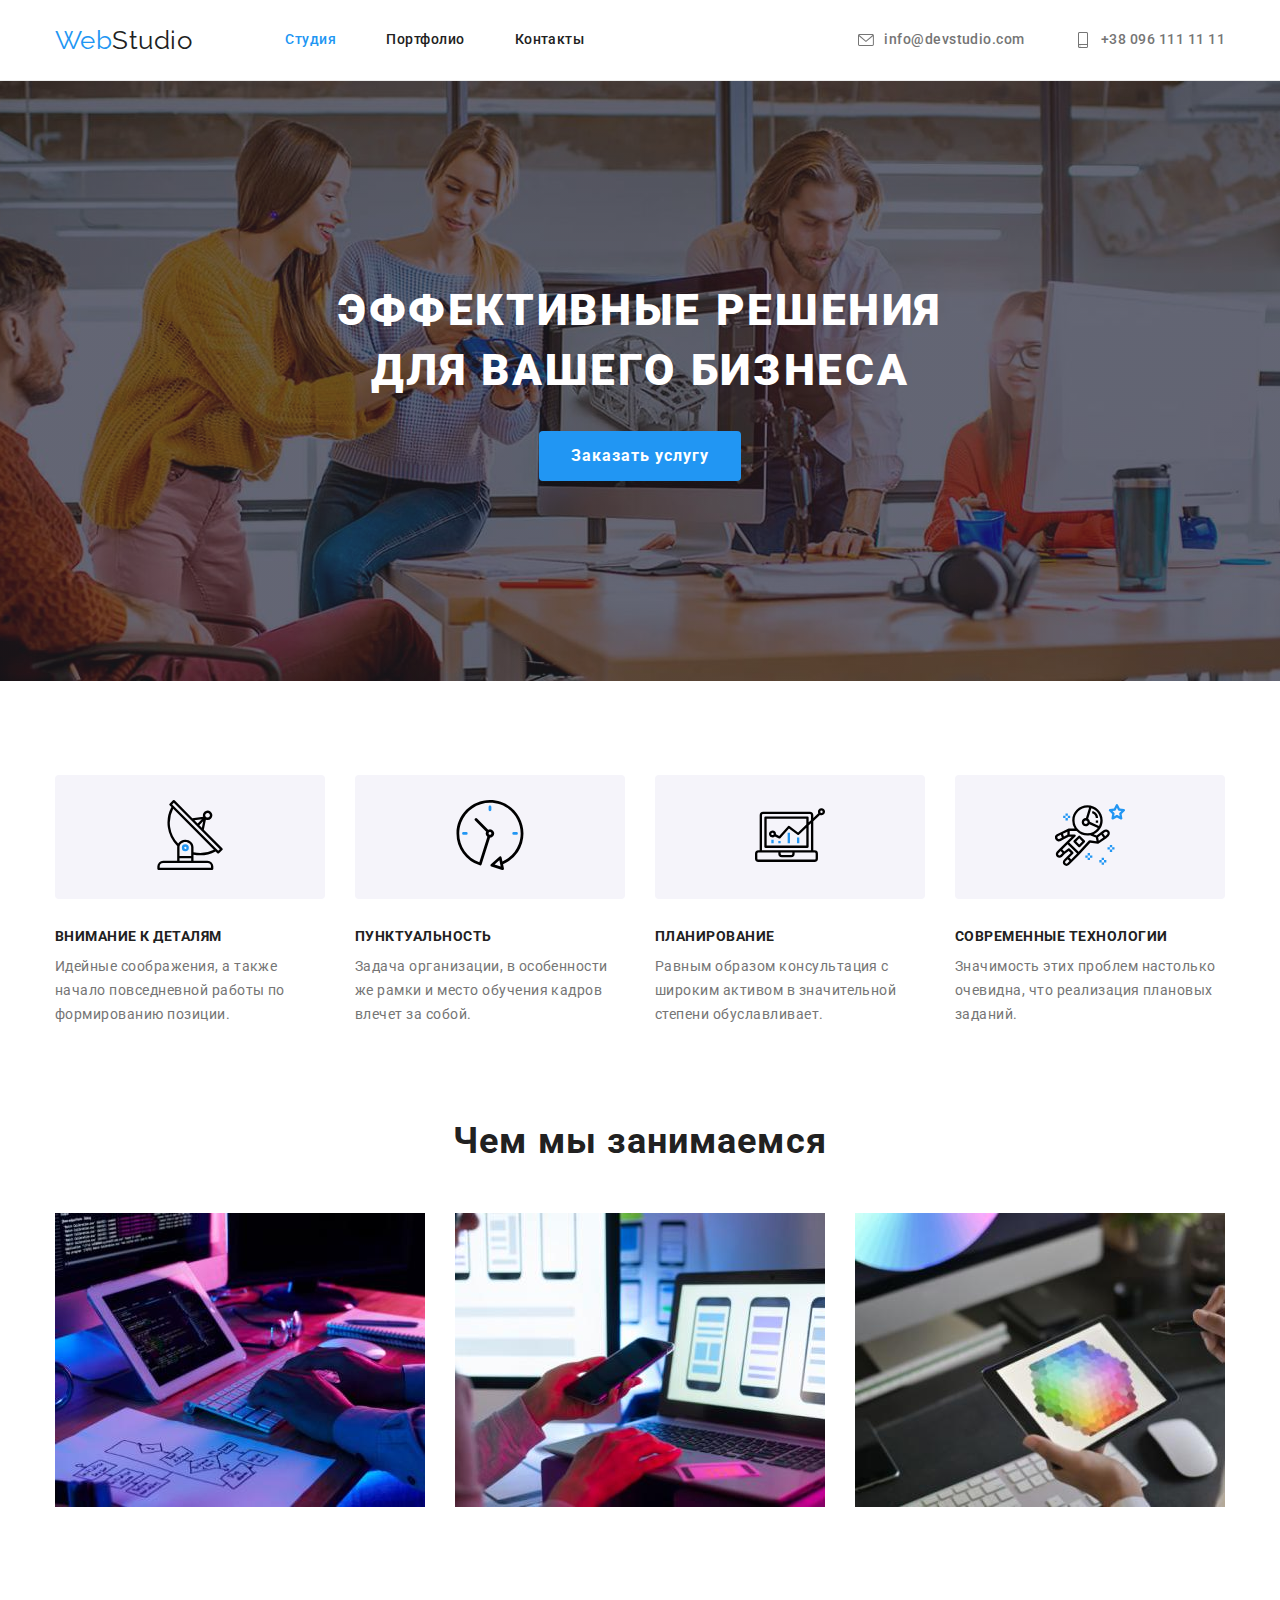
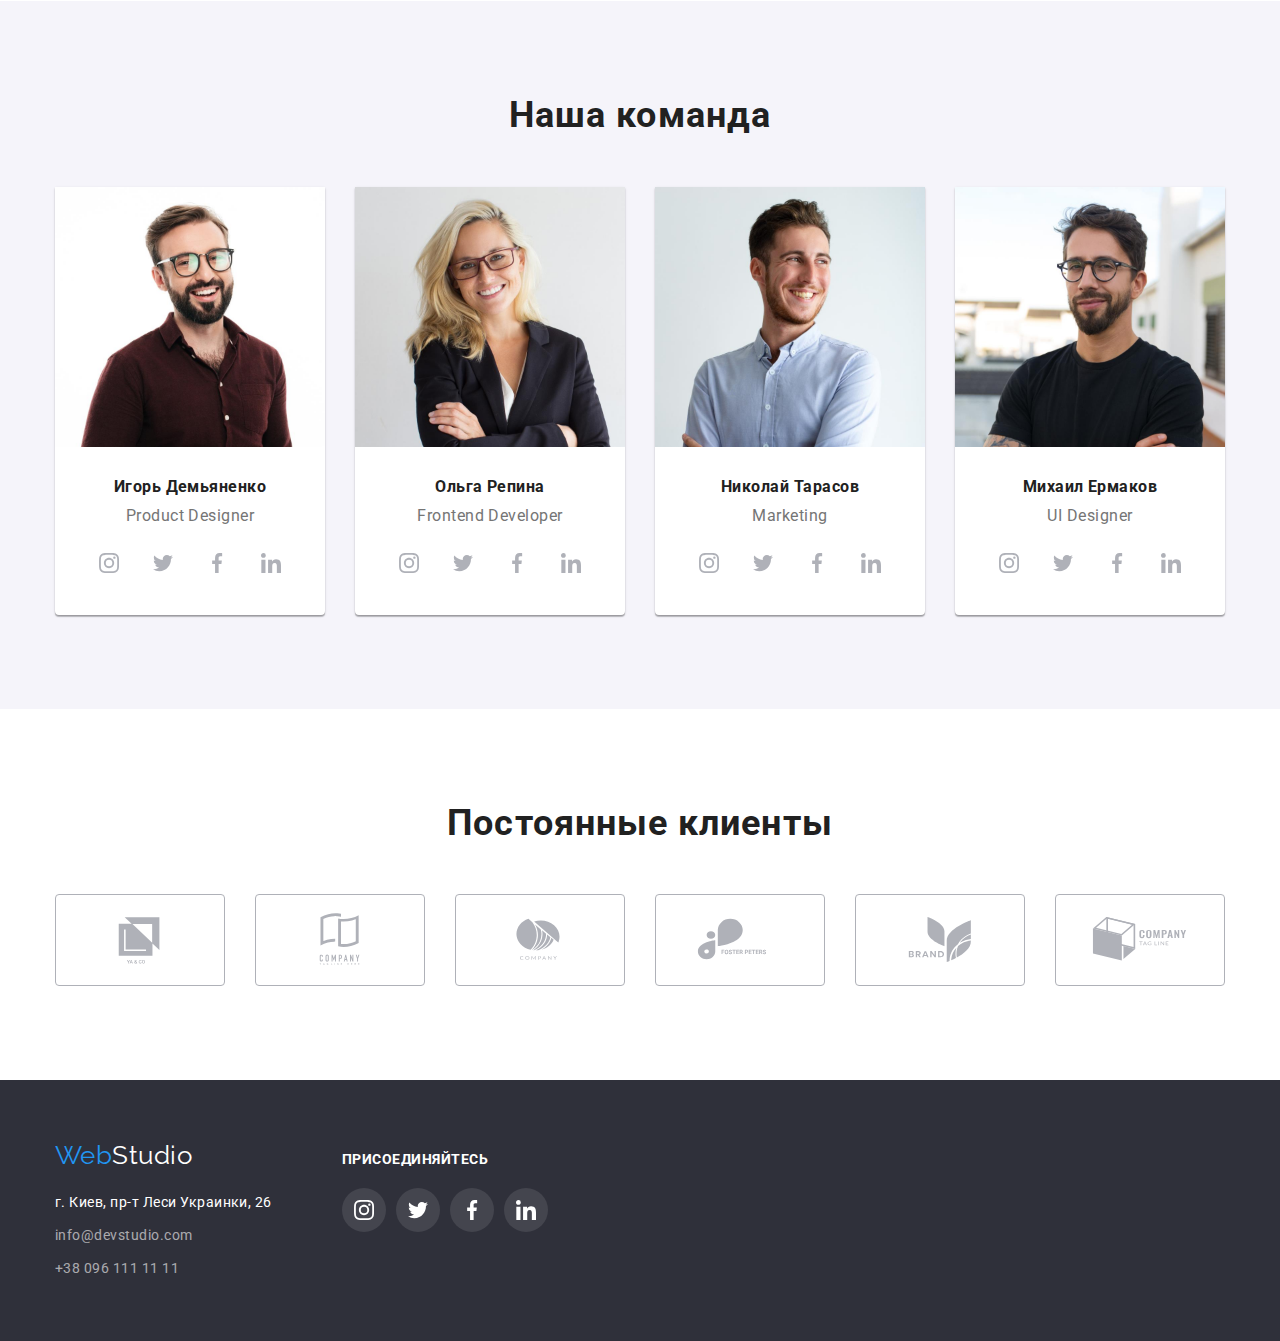
<file: index.html>
<!DOCTYPE html>
<html lang="ru">
  <head>
    <meta charset="UTF-8" />
    <meta http-equiv="X-UA-Compatible" content="IE=edge" />
    <meta name="viewport" content="width=device-width, initial-scale=1.0" />
    <title>Web Studio</title>
    <link href="https://fonts.googleapis.com/css2?family=Raleway:wght@700&family=Roboto:wght@400;500;700;900&display=swap"
      rel="stylesheet">
    <link rel="stylesheet" href="https://cdnjs.cloudflare.com/ajax/libs/modern-normalize/1.1.0/modern-normalize.min.css">
    <link rel="stylesheet" href="./css/style.css">
  </head>

  <body>

    <!-- Header -->
    <header class="header">
      <div class="container main-nav">
        <nav class="nav-menu">
          <a href="./index.html" class="logo" lang="en">Web<span class="logo-header">Studio</span></a>
          <ul class="menu list">
            <li class="item"><a href="./index.html" class="link current">Студия</a></li>
            <li class="item"><a href="./portfolio.html" class="link">Портфолио</a></li>
            <li class="item"><a href="" class="link">Контакты</a></li>
          </ul>
        </nav>

        <ul class="header-contact list">
          <li class="item">
            <a href="mailto:info@devstudio.com" class="link">
              <svg class="contact-icon">
                <use href="./images/icons.svg#envelope"></use>
              </svg>info@devstudio.com
            </a>
          </li>
          <li class="item">
            <a href="tel:+380961111111" class="link">
              <svg class="contact-icon">
                <use href="./images/icons.svg#smartphone"></use>
              </svg>+38 096 111 11 11
            </a>
            </li>
        </ul>
      </div>
    </header>
    
    <!-- Main content -->
    <main>
      
      <!-- Hero -->
      <section class="section hero">
        <div class="container">
          <h1 class="hero-title">Эффективные решения для вашего бизнеса</h1>
          <button type="button" class="button hero-btn">Заказать услугу</button>
        </div>
      </section>
      
      <!-- Features -->
      <section class="section">
        <div class="container">
          <h2 class="visually-hidden">Особенности</h2>
          
          <ul class="features-items list">
            <li class="features-item">
              <div class="thumb">
                <svg class="features-icon">
                  <use href="./images/icons.svg#antenna"></use>
                </svg>
              </div>
              <h3 class="item-title">Внимание к деталям</h3>
              <p class="text">Идейные соображения, а также начало повседневной работы по формированию позиции.</p>
            </li>
          
            <li class="features-item">
              <div class="thumb">
                <svg class="features-icon">
                  <use href="./images/icons.svg#clock"></use>
                </svg>
              </div>
              <h3 class="item-title">Пунктуальность</h3>
              <p class="text">Задача организации, в особенности же рамки и место обучения кадров влечет за собой.</p>
            </li>
          
            <li class="features-item">
              <div class="thumb">
                <svg class="features-icon">
                  <use href="./images/icons.svg#diagram"></use>
                </svg>
              </div>
              <h3 class="item-title">Планирование</h3>
              <p class="text">Равным образом консультация с широким активом в значительной степени обуславливает.</p>
            </li>
          
            <li class="features-item">
              <div class="thumb">
                <svg class="features-icon">
                  <use href="./images/icons.svg#astronaut"></use>
                </svg>
              </div>
              <h3 class="item-title">Современные технологии</h3>
              <p class="text">Значимость этих проблем настолько очевидна, что реализация плановых заданий.</p>
            </li>
          </ul>
        </div>
      </section>
      
      <!-- About -->
      <section class="section no-padding">
        <div class="container">
          <h2 class="section-title">Чем мы занимаемся</h2>
          
          <ul class="about list">
            <li class="about-item">
              <img class="about-img" src="./images/box1.jpg" alt="Планирование проекта" width="370">
            </li>
            <li class="about-item">
              <img class="about-img" src="./images/box2.jpg" alt="Подбор дизайна для мобильной версии" width="370">
            </li>
            <li class="about-item">
              <img class="about-img" src="./images/box3.jpg" alt="Подбор цветовой гаммы" width="370">
            </li>
          </ul>
        </div>
      </section>
      
      <!-- Team -->
      <section class="section team">
        <div class="container">
          <h2 class="section-title">Наша команда</h2>
          
          <ul class="team-items list">
            <li class="team-item">
              <img class="team-img" src="./images/igor-demyanenko.jpg" alt="Игорь Демьяненко" width="270">
              <div class="item-desc">
                <h3 class="item-title">Игорь Демьяненко</h3>
                <p lang="en" class="text">Product Designer</p>
                <ul class="team-social list">
                  <li class="social-list">
                    <a class="social-item" href="">
                      <svg class="social-icon">
                        <use href="./images/icons.svg#instagram"></use>
                      </svg>
                    </a>
                  </li>
                  <li class="social-list">
                    <a class="social-item" href="">
                      <svg class="social-icon">
                        <use href="./images/icons.svg#twitter"></use>
                      </svg>
                    </a>
                  </li>
                  <li class="social-list">
                    <a class="social-item" href="">
                      <svg class="social-icon">
                        <use href="./images/icons.svg#facebook"></use>
                      </svg>
                    </a>
                  </li>
                  <li class="social-list">
                    <a class="social-item" href="">
                      <svg class="social-icon">
                        <use href="./images/icons.svg#linkedin"></use>
                      </svg>
                    </a>
                  </li>
                </ul>
              </div>
            </li>
          
            <li class="team-item">
              <img class="team-img" src="./images/olga-repina.jpg" alt="Ольга Репина" width="270">
              <div class="item-desc">
                <h3 class="item-title">Ольга Репина</h3>
                <p lang="en" class="text">Frontend Developer</p>
                <ul class="team-social list">
                  <li class="social-list">
                    <a class="social-item" href="">
                      <svg class="social-icon">
                        <use href="./images/icons.svg#instagram"></use>
                      </svg>
                    </a>
                  </li>
                  <li class="social-list">
                    <a class="social-item" href="">
                      <svg class="social-icon">
                        <use href="./images/icons.svg#twitter"></use>
                      </svg>
                    </a>
                  </li>
                  <li class="social-list">
                    <a class="social-item" href="">
                      <svg class="social-icon">
                        <use href="./images/icons.svg#facebook"></use>
                      </svg>
                    </a>
                  </li>
                  <li class="social-list">
                    <a class="social-item" href="">
                      <svg class="social-icon">
                        <use href="./images/icons.svg#linkedin"></use>
                      </svg>
                    </a>
                  </li>
                </ul>
              </div>
            </li>
          
            <li class="team-item">
              <img class="team-img" src="./images/nikolay-tarasov.jpg" alt="Николай Тарасов" width="270">
              <div class="item-desc">
                <h3 class="item-title">Николай Тарасов</h3>
                <p lang="en" class="text">Marketing</p>
                <ul class="team-social list">
                  <li class="social-list">
                    <a class="social-item" href="">
                      <svg class="social-icon">
                        <use href="./images/icons.svg#instagram"></use>
                      </svg>
                    </a>
                  </li>
                  <li class="social-list">
                    <a class="social-item" href="">
                      <svg class="social-icon">
                        <use href="./images/icons.svg#twitter"></use>
                      </svg>
                    </a>
                  </li>
                  <li class="social-list">
                    <a class="social-item" href="">
                      <svg class="social-icon">
                        <use href="./images/icons.svg#facebook"></use>
                      </svg>
                    </a>
                  </li>
                  <li class="social-list">
                    <a class="social-item" href="">
                      <svg class="social-icon">
                        <use href="./images/icons.svg#linkedin"></use>
                      </svg>
                    </a>
                  </li>
                </ul>
              </div>
            </li>
          
            <li class="team-item">
              <img class="team-img" src="./images/mikhail-ermakov.jpg" alt="Михаил Ермаков" width="270">
              <div class="item-desc">
                <h3 class="item-title">Михаил Ермаков</h3>
                <p lang="en" class="text">UI Designer</p>
                <ul class="team-social list">
                  <li class="social-list">
                    <a class="social-item" href="">
                      <svg class="social-icon">
                        <use href="./images/icons.svg#instagram"></use>
                      </svg>
                    </a>
                  </li>
                  <li class="social-list">
                    <a class="social-item" href="">
                      <svg class="social-icon">
                        <use href="./images/icons.svg#twitter"></use>
                      </svg>
                    </a>
                  </li>
                  <li class="social-list">
                    <a class="social-item" href="">
                      <svg class="social-icon">
                        <use href="./images/icons.svg#facebook"></use>
                      </svg>
                    </a>
                  </li>
                  <li class="social-list">
                    <a class="social-item" href="">
                      <svg class="social-icon">
                        <use href="./images/icons.svg#linkedin"></use>
                      </svg>
                    </a>
                  </li>
                </ul>
              </div>
            </li>
          </ul>
        </div>
      </section>

      <!-- Clients -->
      <section class="section">
        <div class="container">
          <h2 class="section-title">Постоянные клиенты</h2>
      
          <ul class="clients list">
            <li class="client-list">
              <a class="client-item link" href="">
                <svg class="client-icon">
                  <use href="./images/icons.svg#client-1"></use>
                </svg>
              </a>
            </li>
            <li class="client-list">
              <a class="client-item link" href="">
                <svg class="client-icon">
                  <use href="./images/icons.svg#client-2"></use>
                </svg>
              </a>
            </li>
            <li class="client-list">
              <a class="client-item link" href="">
                <svg class="client-icon">
                  <use href="./images/icons.svg#client-3"></use>
                </svg>
              </a>
            </li>
            <li class="client-list">
              <a class="client-item link" href="">
                <svg class="client-icon">
                  <use href="./images/icons.svg#client-4"></use>
                </svg>
              </a>
            </li>
            <li class="client-list">
              <a class="client-item link" href="">
                <svg class="client-icon">
                  <use href="./images/icons.svg#client-5"></use>
                </svg>
              </a>
            </li>
            <li class="client-list">
              <a class="client-item link" href="">
                <svg class="client-icon">
                  <use href="./images/icons.svg#client-6"></use>
                </svg>
              </a>
            </li>
          </ul>
        </div>
      </section>

    </main>
   
    <!-- Footer -->
    <footer class="footer">
      <div class="container">
        
        <div class="footer-contact">

          <!-- Footer Logo -->
          <a class="logo link" href="./index.html" lang="en">Web<span class="logo-footer">Studio</span></a>
          
          <!-- Address and contacts -->
          <address>
            <ul class="main-contact list">
              <li class="contact-item"><a class="address" href="https://goo.gl/maps/BrZeRLE5wpfTbAKm7" rel="nofollow noopener noreferrer">г. Киев, пр-т
                  Леси Украинки, 26</a></li>
              <li class="contact-item"><a href="mailto:info@devstudio.com" class="link">info@devstudio.com</a></li>
              <li class="contact-item"><a href="tel:+380961111111" class="link">+38 096 111 11 11</a></li>
            </ul>
          </address>
        </div>

        <div class="footer-social">
          <p class="text">присоединяйтесь</p>
          <ul class="footer-icons list">
              <li class="social-list">
                <a class="social-item" href="">
                  <svg class="social-icon">
                    <use href="./images/icons.svg#instagram"></use>
                  </svg>
                </a>
              </li>
              <li class="social-list">
                <a class="social-item" href="">
                  <svg class="social-icon">
                    <use href="./images/icons.svg#twitter"></use>
                  </svg>
                </a>
              </li>
              <li class="social-list">
                <a class="social-item" href="">
                  <svg class="social-icon">
                    <use href="./images/icons.svg#facebook"></use>
                  </svg>
                </a>
              </li>
              <li class="social-list">
                <a class="social-item" href="">
                  <svg class="social-icon">
                    <use href="./images/icons.svg#linkedin"></use>
                  </svg>
                </a>
              </li>
          </ul>
        </div>
      </div>
    </footer>

  </body>
</html>
</file>
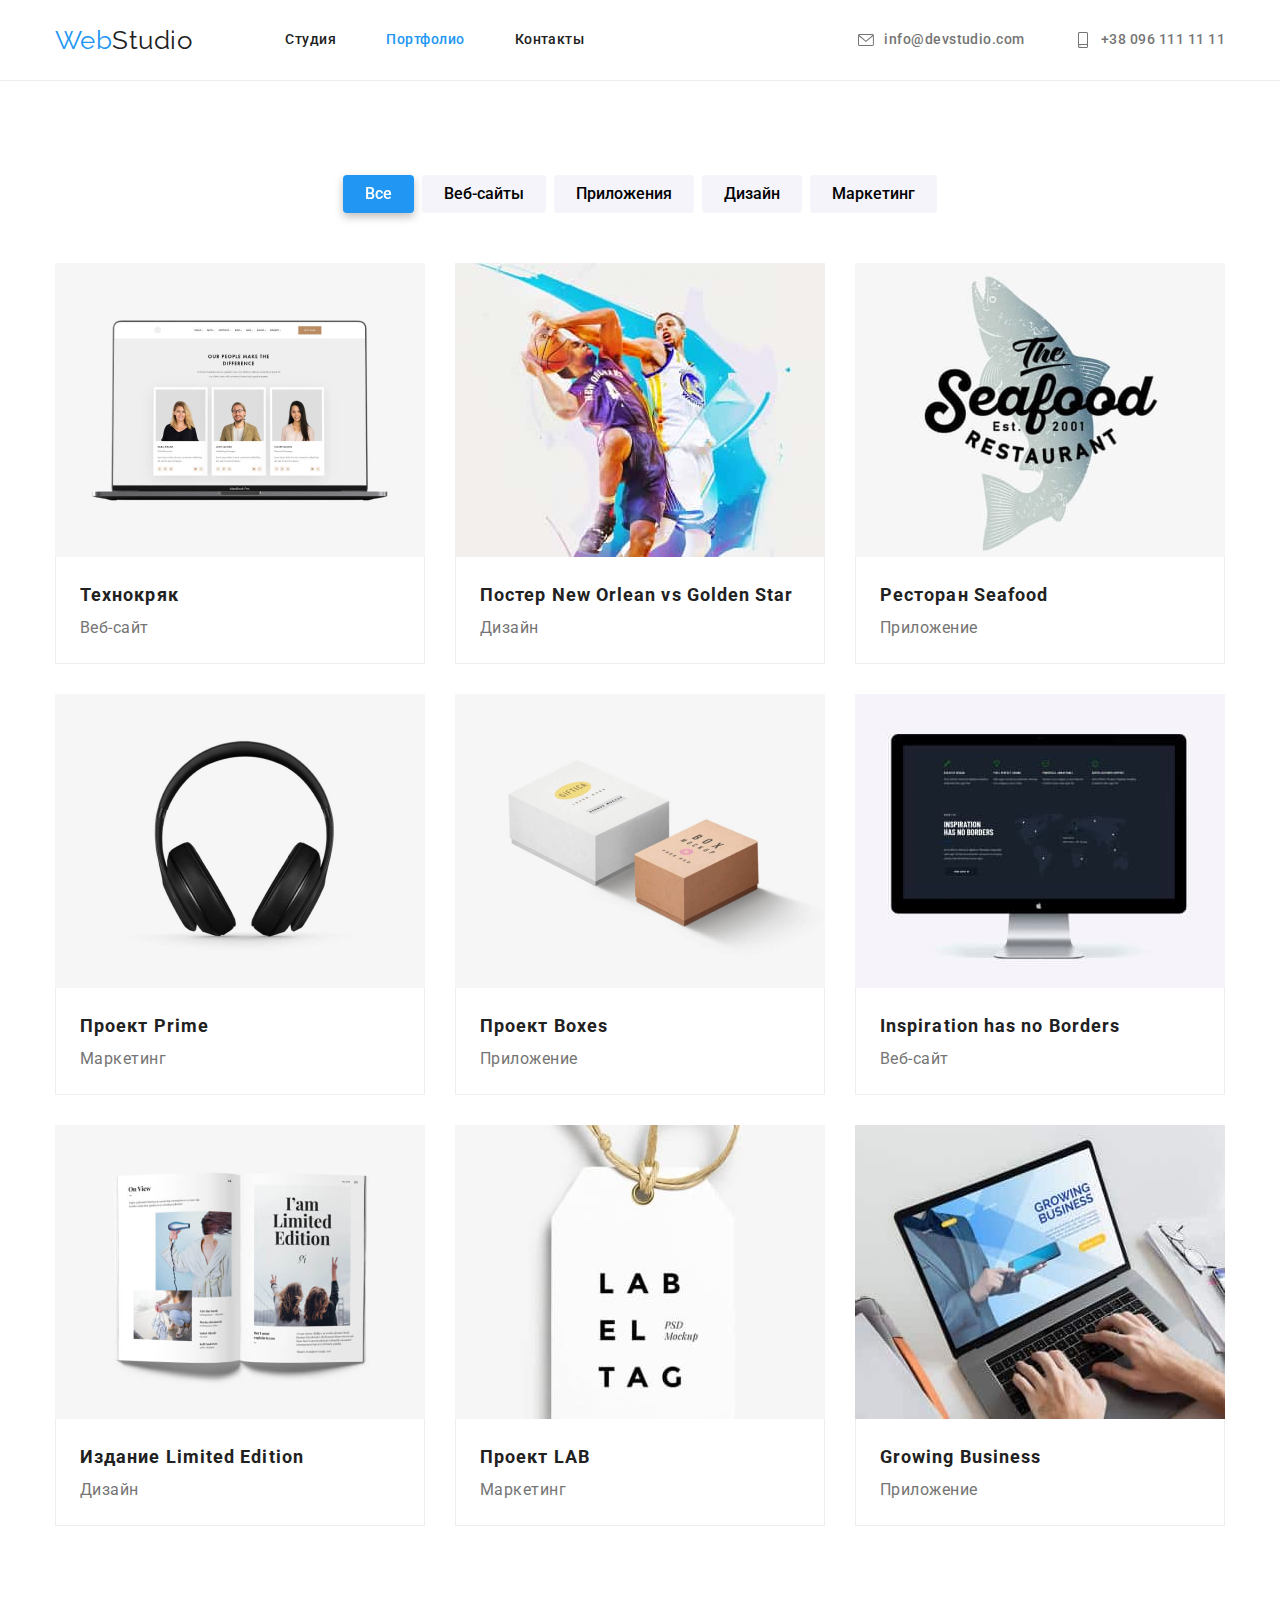
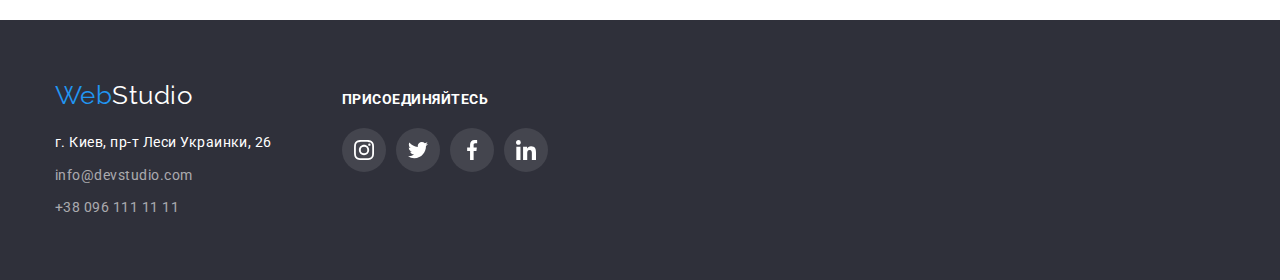
<file: portfolio.html>
<!DOCTYPE html>
<html lang="ru">
<head>
    <meta charset="UTF-8">
    <meta http-equiv="X-UA-Compatible" content="IE=edge">
    <meta name="viewport" content="width=device-width, initial-scale=1.0">
    <title>Портфолио</title>
    <link href="https://fonts.googleapis.com/css2?family=Raleway:wght@700&family=Roboto:wght@400;500;700;900&display=swap"
        rel="stylesheet">
    <link rel="stylesheet" href="https://cdnjs.cloudflare.com/ajax/libs/modern-normalize/1.1.0/modern-normalize.min.css">
    <link rel="stylesheet" href="./css/style.css">
</head>

<body>

    <!-- Header -->
    <header class="header">
        <div class="container main-nav">
            <nav class="nav-menu">
                <a href="./index.html" class="logo" lang="en">Web<span class="logo-header">Studio</span></a>
                <ul class="menu list">
                    <li class="item"><a href="./index.html" class="link">Студия</a></li>
                    <li class="item"><a href="./portfolio.html" class="link current">Портфолио</a></li>
                    <li class="item"><a href="" class="link">Контакты</a></li>
                </ul>
            </nav>
    
            <ul class="header-contact list">
                <li class="item">
                    <a href="mailto:info@devstudio.com" class="link">
                        <svg class="contact-icon">
                            <use href="./images/icons.svg#envelope"></use>
                        </svg>info@devstudio.com
                    </a>
                </li>
                <li class="item">
                    <a href="tel:+380961111111" class="link">
                        <svg class="contact-icon">
                            <use href="./images/icons.svg#smartphone"></use>
                        </svg>+38 096 111 11 11
                    </a>
                </li>
            </ul>
        </div>
    </header>

    <!-- Main content -->
    <main>
        <section class="section">
            <h1 class="visually-hidden">Наши работы</h1>

            <!-- Filter -->
            <div class="container">
                <ul class="filter-list list">
                    <li class="item">
                        <button type="button" class="filter-btn current">Все</button>
                    </li>
                    <li class="item">
                        <button type="button" class="filter-btn">Веб-сайты</button>
                    </li>
                    <li class="item">
                        <button type="button" class="filter-btn">Приложения</button>
                    </li>
                    <li class="item">
                        <button type="button" class="filter-btn">Дизайн</button>
                    </li>
                    <li class="item">
                        <button type="button" class="filter-btn">Маркетинг</button>
                    </li>
                </ul>
            
            <!-- Examples -->
                <ul class="portfolio list">
                    <li class="portfolio-item">
                        <a href="" class="link">
                            <img class="item-img" src="./images/technocrack.jpg" alt="" width="370">
                            <div class="portfolio-desc">
                                <h2 class="portfolio-title">Технокряк</h2>
                                <p class="text">Веб-сайт</p>
                            </div>
                        </a>
                
                    </li>
                    <li  class="portfolio-item">
                        <a href="" class="link">
                            <img class="item-img" src="./images/poster-no-gs.jpg" alt="" width="370">
                            <div class="portfolio-desc">
                                <h2 class="portfolio-title">Постер <span lang="en">New Orlean vs Golden Star</span></h2>
                                <p class="text">Дизайн</p>
                            </div>
                        </a>
                    </li>
                    <li class="portfolio-item">
                        <a href="" class="link">
                            <img class="item-img" src="./images/seafood.jpg" alt="" width="370">
                            <div class="portfolio-desc">
                                <h2 class="portfolio-title">Ресторан <span lang="en">Seafood</span></h2>
                                <p class="text">Приложение</p>
                            </div>
                        </a>
                    </li>
                    <li class="portfolio-item">
                        <a href="" class="link">
                            <img class="item-img" src="./images/project-prime.jpg" alt="" width="370">
                            <div class="portfolio-desc">
                                <h2 class="portfolio-title">Проект <span lang="en">Prime</span></h2>
                                <p class="text">Маркетинг</p>
                            </div>
                        </a>
                    </li>
                    <li class="portfolio-item">
                        <a href="" class="link">
                            <img class="item-img" src="./images/boxes.jpg" alt="" width="370">
                            <div class="portfolio-desc">
                                <h2 class="portfolio-title">Проект <span lang="en">Boxes</span></h2>
                                <p class="text">Приложение</p>
                            </div>
                        </a>
                    </li>
                    <li class="portfolio-item">
                        <a href="" class="link">
                            <img class="item-img" src="./images/inspiration.jpg" alt="" width="370">
                            <div class="portfolio-desc">
                                <h2 class="portfolio-title" lang="en">Inspiration has no Borders</h2>
                                <p class="text">Веб-сайт</p>
                            </div>
                        </a>
                    </li>
                    <li class="portfolio-item">
                        <a href="" class="link">
                            <img class="item-img" src="./images/linited-edition.jpg" alt="" width="370">
                            <div class="portfolio-desc">
                                <h2 class="portfolio-title">Издание <span lang="en">Limited Edition</span></h2>
                                <p class="text">Дизайн</p>
                            </div>
                        </a>
                    </li>
                    <li class="portfolio-item">
                        <a href="" class="link">
                            <img class="item-img" src="./images/lab.jpg" alt="" width="370">
                            <div class="portfolio-desc">
                                <h2 class="portfolio-title">Проект <span lang="en">LAB</span></h2>
                                <p class="text">Маркетинг</p>
                            </div>
                        </a>
                    </li>
                    <li class="portfolio-item">
                        <a href="" class="link">
                            <img class="item-img" src="./images/growing-business.jpg" alt="" width="370">
                            <div class="portfolio-desc">
                                <h2 class="portfolio-title" lang="en">Growing Business</h2>
                                <p class="text">Приложение</p>
                            </div>
                        </a>
                    </li>
                </ul>
            </div>
        </section>
    </main>

    <!-- Footer -->
    <footer class="footer">
        <div class="container">
    
            <div class="footer-contact">
    
                <!-- Footer Logo -->
                <a class="logo link" href="./index.html" lang="en">Web<span class="logo-footer">Studio</span></a>
    
                <!-- Address and contacts -->
                <address>
                    <ul class="main-contact list">
                        <li class="contact-item"><a class="address" href="https://goo.gl/maps/BrZeRLE5wpfTbAKm7"
                                rel="nofollow noopener noreferrer">г. Киев, пр-т
                                Леси Украинки, 26</a></li>
                        <li class="contact-item"><a href="mailto:info@devstudio.com" class="link">info@devstudio.com</a>
                        </li>
                        <li class="contact-item"><a href="tel:+380961111111" class="link">+38 096 111 11 11</a></li>
                    </ul>
                </address>
            </div>
    
            <div class="footer-social">
                <p class="text">присоединяйтесь</p>
                <ul class="footer-icons list">
                    <li class="social-list">
                        <a class="social-item" href="">
                            <svg class="social-icon">
                                <use href="./images/icons.svg#instagram"></use>
                            </svg>
                        </a>
                    </li>
                    <li class="social-list">
                        <a class="social-item" href="">
                            <svg class="social-icon">
                                <use href="./images/icons.svg#twitter"></use>
                            </svg>
                        </a>
                    </li>
                    <li class="social-list">
                        <a class="social-item" href="">
                            <svg class="social-icon">
                                <use href="./images/icons.svg#facebook"></use>
                            </svg>
                        </a>
                    </li>
                    <li class="social-list">
                        <a class="social-item" href="">
                            <svg class="social-icon">
                                <use href="./images/icons.svg#linkedin"></use>
                            </svg>
                        </a>
                    </li>
                </ul>
            </div>
        </div>
    </footer>
    
</body>
</html>
</file>
<file: css/style.css>
/* основной цвет текста #212121 */
/* вторичный цвет текста #757575 */
/* основной цвет фона, заголовка и текста кнопок #ffffff */
/* вторичный цвет фона #f5f4fa */
/* цвет фона футера #2f303a */
/* цвет акцента #2196f3 */
/* цвет ховер главной кнопки #188ce8 */
/* цвет текста в футере rgba(255, 255, 255, 0.6) */
/* цвет фона иконок в футере rgba(255, 255, 255, 0.1); */
/* цвет фона карточек #EEEEEE */

:root {
  --secondary-bg-color: #f5f4fa;
  --footer-bg-color: #2f303a;
  --main-text-color: #212121;
  --secondary-text-color: #757575;
  --accent-color: #2196f3;
  --hover-main-btn-color: #188ce8;
  --accent-text-and-bg-color: #ffffff;
  --footer-text-color: rgba(255, 255, 255, 0.6);
  --bg-color-card: #eeeeee;
  --main-icons-color: #afb1b8;
  --bg-icons-color: rgba(255, 255, 255, 0.1);
}

/* Убираем внешние отступы */
h1,
h2,
h3,
p,
ul {
  margin: 0;
}

body {
  font-family: Roboto, sans-serif;
  letter-spacing: 0.03em;

  background-color: var(--accent-text-and-bg-color);
  color: var(--main-text-color);
}

button {
  font-family: inherit;
  font-size: inherit;
  text-align: center;
  cursor: pointer;
}

.container {
  margin: 0 auto;
  padding-left: 15px;
  padding-right: 15px;
  width: 1200px;
}

/* Убираем внутренние отступы и стандартную стилизацию для списков */
.list {
  padding: 0;
  list-style: none;
}

.text {
  color: var(--secondary-text-color);
}

.section {
  padding: 94px 0;
}

.section.no-padding {
  padding-top: 0;
}

.section-title {
  margin-bottom: 50px;
  font-weight: 700;
  font-size: 36px;
  line-height: 1.16;
  text-align: center;
  letter-spacing: 0.03em;
}

.visually-hidden {
  position: absolute;
  width: 1px;
  height: 1px;
  margin: -1px;
  border: 0;
  padding: 0;
  white-space: nowrap;
  clip-path: inset(100%);
  clip: rect(0 0 0 0);
  overflow: hidden;
}

.item-title {
  margin-bottom: 10px;
}

.button {
  min-width: 200px;
  font-weight: 700;
  line-height: 1.87;
  letter-spacing: 0.06em;

  background-color: var(--accent-color);
  color: var(--accent-text-and-bg-color);
}

.button:hover,
.button:focus {
  background-color: var(--hover-main-btn-color);
}

.social-icon {
  width: 20px;
  height: 20px;
  fill: currentColor;
}

/* ---------- HEADER ---------- */

.header {
  border-bottom: 1px solid #ececec;
}

/* ---------- LOGO ---------- */

.logo {
  font-family: Raleway, sans-serif;
  font-size: 26px;
  line-height: 1.19;
  text-decoration: none;

  color: var(--accent-color);
}

.header .logo {
  padding: 24px 0;
}

.logo .logo-header {
  color: var(--main-text-color);
}

.logo-header:hover,
.logo-header:focus,
.logo-footer:hover,
.logo-footer:focus {
  color: var(--accent-color);
}

/* ---------- MENU ---------- */

.main-nav,
.nav-menu {
  display: flex;
  align-items: center;
}

.menu {
  display: flex;
  margin-left: 93px;
}

.menu .item:not(:last-child) {
  margin-right: 50px;
}

.menu .link,
.header-contact .link {
  display: block;
  padding: 32px 0;
}

.menu .link {
  font-weight: 500;
  font-size: 14px;
  line-height: 1.14;
  text-decoration: none;
  color: var(--main-text-color);
}

.header-contact {
  display: flex;
  margin-left: auto;
}

.header-contact .item:not(:last-child) {
  margin-right: 50px;
}

.header-contact .link {
  display: flex;
  align-items: center;

  font-weight: 500;
  font-size: 14px;
  line-height: 1.14;
  text-decoration: none;

  color: var(--secondary-text-color);
}

.contact-icon {
  margin-right: 10px;
  width: 16px;
  height: 16px;
  fill: currentColor;
}

.link.current,
.nav-menu .link:hover,
.nav-menu .link:focus,
.header-contact .link:hover,
.header-contact .link:focus,
.footer-contact .link:hover,
.footer-contact .link:focus {
  color: var(--accent-color);
}

/* ---------- FOOTER ---------- */

.footer {
  padding: 60px 0;
  background-color: var(--footer-bg-color);
}

.footer .container {
  display: flex;
  align-items: baseline;
}

.footer-contact {
  margin-right: 70px;
}

.footer-contact .logo {
  display: block;
  margin-bottom: 20px;
}

.logo-footer {
  color: var(--accent-text-and-bg-color);
}

.main-contact {
  font-size: 14px;
  line-height: 1.71;
  font-style: normal;
}

.contact-item:not(:last-child) {
  margin-bottom: 9px;
}

.address {
  color: var(--accent-text-and-bg-color);
  text-decoration: none;
}

.main-contact .link {
  color: var(--footer-text-color);
  text-decoration: none;
}

.footer-icons {
  display: flex;
}

.social-list:not(:last-child) {
  margin-right: 10px;
}

.social-item {
  display: flex;
  justify-content: center;
  align-items: center;
  width: 44px;
  height: 44px;
  color: var(--main-icons-color);
  border-radius: 50%;
}

.footer-icons .social-item {
  background-color: var(--bg-icons-color);
}

.footer-icons .social-icon {
  color: var(--accent-text-and-bg-color);
}

.footer-icons .social-item:hover,
.footer-icons .social-item:focus,
.team-social .social-item:hover,
.team-social .social-item:focus {
  color: var(--accent-text-and-bg-color);
  background-color: var(--accent-color);
}

.footer-social > .text {
  margin-bottom: 20px;
  color: var(--accent-text-and-bg-color);

  font-weight: 700;
  font-size: 14px;
  line-height: 1.14;
  text-transform: uppercase;
}

/* ---------- HERO ---------- */

.hero {
  max-width: 1600px;
  min-height: 600px;
  margin-right: auto;
  margin-left: auto;
  padding: 200px 0;

  background-color: var(--footer-bg-color);
  background-image: linear-gradient(to right, rgba(47, 48, 58, 0.4), rgba(47, 48, 58, 0.4)),
    url(../images/main-bg.jpg);
  background-repeat: no-repeat;
  background-position: center;
  background-size: cover;
}

.hero .container {
  width: 696px;
  text-align: center;
}

.hero-title {
  margin-bottom: 30px;
  font-weight: 900;
  font-size: 44px;
  line-height: 1.36;
  letter-spacing: 0.06em;
  text-transform: uppercase;

  color: var(--accent-text-and-bg-color);
}

.hero-btn {
  padding: 10px 32px;
}

.hero-btn,
.filter-btn {
  border: 0;
  border-radius: 4px;
}

/* ---------- FEATURES ---------- */

.features-items {
  display: flex;
  flex-wrap: wrap;
}

.features-item {
  display: block;
  width: 270px;
}

.features-item:not(:nth-child(4n)) {
  margin-right: 30px;
}

.features-item .thumb {
  margin-bottom: 30px;
  padding: 25px 100px;
  background-color: var(--secondary-bg-color);
  border-radius: 4px;
}

.features-icon {
  width: 70px;
  height: 70px;
}

.features-item .item-title {
  font-weight: 700;
  font-size: 14px;
  line-height: 1.14;
  text-transform: uppercase;
}

.features-item .text {
  font-size: 14px;
  line-height: 1.71;
}

/* ---------- ABOUT ---------- */

.about {
  display: flex;
}

.about-item:not(:nth-child(3n)) {
  margin-right: 30px;
}

.about-img,
.team-img {
  display: block;
}

/* ---------- TEAM ---------- */

.team {
  background-color: var(--secondary-bg-color);
}

.team-items {
  display: flex;
}

.team-item {
  width: 270px;
  margin-right: 30px;

  background-color: var(--accent-text-and-bg-color);
  box-shadow: 0px 1px 3px rgba(0, 0, 0, 0.12), 0px 1px 1px rgba(0, 0, 0, 0.14),
    0px 2px 1px rgba(0, 0, 0, 0.2);
  border-radius: 0px 0px 4px 4px;
}

.team-item:nth-child(4n) {
  margin-right: 0;
}

.item-desc {
  padding: 30px 32px;
}

.team .item-title,
.team-item .text {
  font-size: 16px;
  line-height: 1.19;
  text-align: center;
}

.team-item-title {
  font-weight: 500;
}

.team-item .text {
  margin-bottom: 16px;
}

.team-social {
  display: flex;
  justify-content: center;
}

/* ---------- CLIENTS ---------- */

.clients {
  display: flex;
}

.client-list:not(:last-child) {
  margin-right: 30px;
}

.client-item {
  display: flex;
  justify-content: center;
  align-items: center;
  width: 170px;
  height: 92px;
  color: var(--main-icons-color);
  border: 1px solid var(--main-icons-color);
  border-radius: 4px;
}

.client-icon {
  width: 106px;
  height: 60px;
  fill: currentColor;
}

.client-item:hover,
.client-item:focus {
  color: var(--accent-color);
  border-color: var(--accent-color);
}

/* ---------- FILTER ---------- */

.filter-list {
  display: flex;
  justify-content: center;
  margin-bottom: 50px;
}

.filter-list .item:not(:last-child) {
  margin-right: 8px;
}

.filter-list .link {
  display: block;
}

.filter-btn {
  padding: 6px 22px;
  font-weight: 500;
  line-height: 1.62;

  background-color: var(--secondary-bg-color);
}

.filter-btn:hover,
.filter-btn:focus,
.filter-btn.current {
  background-color: var(--accent-color);
  color: var(--accent-text-and-bg-color);
  filter: drop-shadow(0px 4px 4px rgba(0, 0, 0, 0.25));
}

/* ---------- EXAMPLES ---------- */

.portfolio {
  display: flex;
  flex-wrap: wrap;
}

.portfolio-item {
  margin-bottom: 30px;
  margin-right: 30px;
}

.portfolio-item:nth-child(3n) {
  margin-right: 0;
}

.portfolio-item:nth-last-of-type(-n + 3) {
  margin-bottom: 0;
}

/* ---------- Alternative ---------- */
/* .portfolio-item:not(:nth-child(3n)) {
  margin-right: 30px;
}

.portfolio-item:not(:nth-last-of-type(-n + 3)) {
  margin-bottom: 30px;
} */
/* ---------- End Alternative ---------- */

.portfolio .link {
  display: block;
  color: var(--main-text-color);
  text-decoration: none;
}

.portfolio .link:hover,
.portfolio .link:focus {
  box-shadow: 0px 1px 1px rgba(0, 0, 0, 0.12), 0px 4px 4px rgba(0, 0, 0, 0.06),
    1px 4px 6px rgba(0, 0, 0, 0.16);
}

.portfolio .item-img {
  display: block;
  max-width: 100%;
  height: auto;
}

.portfolio-title {
  font-size: 18px;
  line-height: 2;
  letter-spacing: 0.06em;
}

.portfolio .text {
  font-size: 16px;
  line-height: 1.87;
}

.portfolio-desc {
  padding: 20px 24px;
  border: 1px solid var(--bg-color-card);
  border-top: 0;
}
</file>
